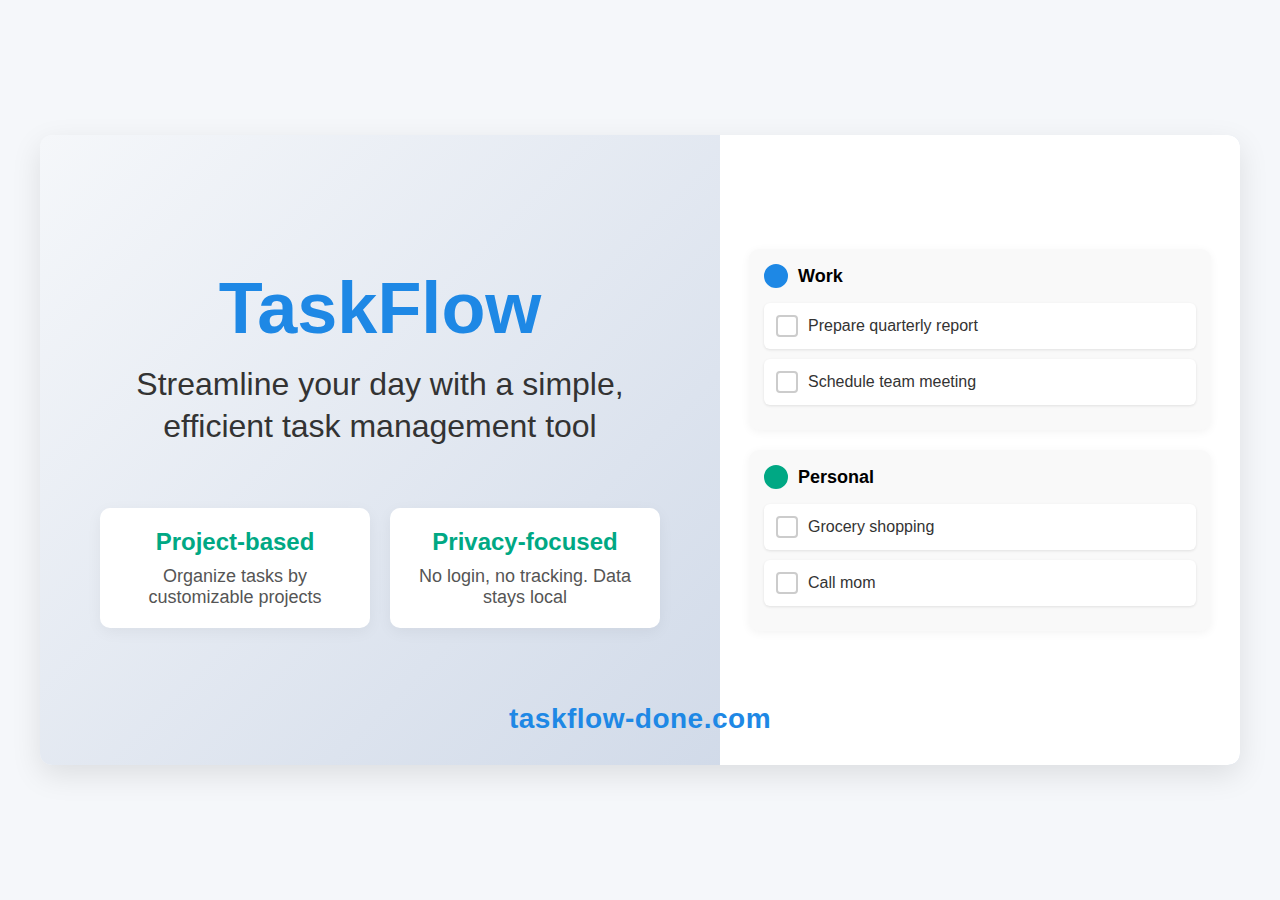
<file: social-preview.html>
<!DOCTYPE html>
<html>
<head>
    <meta charset="UTF-8">
    <title>TaskFlow Social Preview</title>
    <style>
        body {
            margin: 0;
            padding: 0;
            font-family: -apple-system, BlinkMacSystemFont, "Segoe UI", Roboto, Helvetica, Arial, sans-serif;
            background: #f5f7fa;
            display: flex;
            align-items: center;
            justify-content: center;
            min-height: 100vh;
        }
        .preview-container {
            width: 1200px;
            height: 630px;
            background: linear-gradient(135deg, #f5f7fa 0%, #c3cfe2 100%);
            border-radius: 12px;
            box-shadow: 0 10px 30px rgba(0,0,0,0.1);
            display: flex;
            overflow: hidden;
            position: relative;
        }
        .content {
            flex: 1;
            padding: 60px;
            display: flex;
            flex-direction: column;
            justify-content: center;
            align-items: center;
            text-align: center;
        }
        .logo {
            font-size: 72px;
            font-weight: 700;
            color: #1e88e5;
            margin: 0 0 20px;
            line-height: 1;
            text-align: center;
        }
        .tagline {
            font-size: 32px;
            color: #333;
            margin: 0 0 40px;
            max-width: 600px;
            line-height: 1.3;
            text-align: center;
            align-self: center;
        }
        .features {
            display: flex;
            gap: 20px;
            margin-top: 20px;
            width: 100%;
            max-width: 600px;
            justify-content: center;
        }
        .feature {
            background: white;
            padding: 20px;
            border-radius: 10px;
            box-shadow: 0 4px 15px rgba(0,0,0,0.05);
            flex: 1;
        }
        .feature-title {
            font-size: 24px;
            font-weight: 600;
            margin: 0 0 10px;
            color: #00a884;
        }
        .feature-desc {
            font-size: 18px;
            color: #555;
            margin: 0;
        }
        .url {
            position: absolute;
            bottom: 30px;
            left: 0;
            right: 0;
            text-align: center;
            font-size: 28px;
            color: #1e88e5;
            font-weight: 700;
            letter-spacing: 0.5px;
        }
        .demo {
            flex: 0 0 40%;
            background: #fff;
            padding: 40px 20px;
            display: flex;
            flex-direction: column;
            align-items: center;
            justify-content: center;
        }
        .project {
            width: 90%;
            background: #f9f9f9;
            border-radius: 10px;
            padding: 15px;
            margin-bottom: 20px;
            box-shadow: 0 2px 10px rgba(0,0,0,0.05);
        }
        .project-header {
            display: flex;
            align-items: center;
            margin-bottom: 15px;
        }
        .project-color {
            width: 20px;
            height: 20px;
            border-radius: 50%;
            margin-right: 10px;
        }
        .project-title {
            font-weight: 600;
            font-size: 18px;
        }
        .task {
            background: white;
            border-radius: 6px;
            padding: 12px;
            margin-bottom: 10px;
            box-shadow: 0 1px 3px rgba(0,0,0,0.1);
            display: flex;
            align-items: center;
        }
        .task-checkbox {
            width: 18px;
            height: 18px;
            border: 2px solid #ccc;
            border-radius: 4px;
            margin-right: 10px;
        }
        .task-text {
            font-size: 16px;
            color: #333;
        }
        .work-color { background-color: #1e88e5; border: 2px solid #1e88e5; }
        .personal-color { background-color: #00a884; border: 2px solid #00a884; }
    </style>
</head>
<body>
    <div class="preview-container">
        <div class="content">
            <h1 class="logo">TaskFlow</h1>
            <p class="tagline">Streamline your day with a simple, efficient task management tool</p>
            
            <div class="features">
                <div class="feature">
                    <h3 class="feature-title">Project-based</h3>
                    <p class="feature-desc">Organize tasks by customizable projects</p>
                </div>
                <div class="feature">
                    <h3 class="feature-title">Privacy-focused</h3>
                    <p class="feature-desc">No login, no tracking. Data stays local</p>
                </div>
            </div>
            
            <div class="url">taskflow-done.com</div>
        </div>
        
        <div class="demo">
            <div class="project">
                <div class="project-header">
                    <div class="project-color work-color"></div>
                    <div class="project-title">Work</div>
                </div>
                <div class="task">
                    <div class="task-checkbox"></div>
                    <div class="task-text">Prepare quarterly report</div>
                </div>
                <div class="task">
                    <div class="task-checkbox"></div>
                    <div class="task-text">Schedule team meeting</div>
                </div>
            </div>
            
            <div class="project">
                <div class="project-header">
                    <div class="project-color personal-color"></div>
                    <div class="project-title">Personal</div>
                </div>
                <div class="task">
                    <div class="task-checkbox"></div>
                    <div class="task-text">Grocery shopping</div>
                </div>
                <div class="task">
                    <div class="task-checkbox"></div>
                    <div class="task-text">Call mom</div>
                </div>
            </div>
        </div>
    </div>
</body>
</html>
</file>
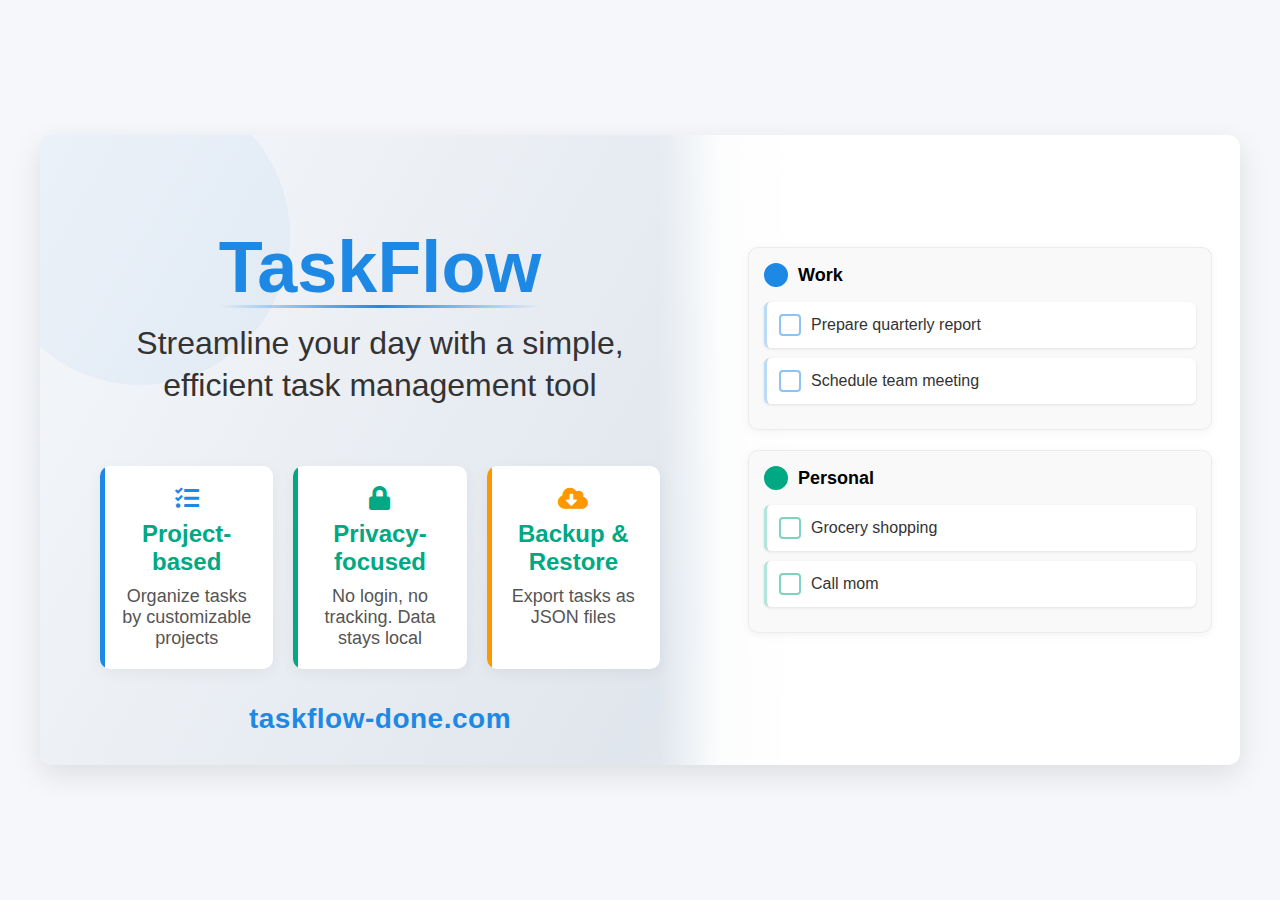
<file: images/social-share.html>
<!DOCTYPE html>
<html>
<head>
    <meta charset="UTF-8">
    <title>TaskFlow Social Preview</title>
    <link rel="stylesheet" href="https://cdnjs.cloudflare.com/ajax/libs/font-awesome/5.15.4/css/all.min.css">
    <style>
        body {
            margin: 0;
            padding: 0;
            font-family: -apple-system, BlinkMacSystemFont, "Segoe UI", Roboto, Helvetica, Arial, sans-serif;
            background: #f5f7fa;
            display: flex;
            align-items: center;
            justify-content: center;
            min-height: 100vh;
        }
        .preview-container {
            width: 1200px;
            height: 630px;
            background: linear-gradient(120deg, #f5f7fa 0%, #e0e6ed 60%, #f0f2f5 100%);
            border-radius: 12px;
            box-shadow: 0 10px 30px rgba(0,0,0,0.1);
            display: flex;
            overflow: hidden;
            position: relative;
        }
        /* Add subtle background elements */
        .preview-container::before {
            content: '';
            position: absolute;
            top: -50px;
            left: -50px;
            width: 300px;
            height: 300px;
            border-radius: 50%;
            background: rgba(30, 136, 229, 0.05);
            z-index: 0;
        }
        .preview-container::after {
            content: '';
            position: absolute;
            bottom: -70px;
            right: -70px;
            width: 350px;
            height: 350px;
            border-radius: 50%;
            background: rgba(0, 168, 132, 0.05);
            z-index: 0;
        }
        .content {
            flex: 1;
            padding: 60px;
            display: flex;
            flex-direction: column;
            justify-content: center;
            align-items: center;
            text-align: center;
            position: relative;
            z-index: 1;
        }
        .logo {
            font-size: 72px;
            font-weight: 700;
            color: #1e88e5;
            margin: 0 0 20px;
            line-height: 1;
            text-align: center;
            position: relative;
            display: inline-block;
        }
        .logo::after {
            content: '';
            position: absolute;
            bottom: -5px;
            left: 0;
            width: 100%;
            height: 3px;
            background: linear-gradient(90deg, transparent, #1e88e5, transparent);
            border-radius: 3px;
        }
        .tagline {
            font-size: 32px;
            color: #333;
            margin: 0 0 40px;
            max-width: 600px;
            line-height: 1.3;
            text-align: center;
            align-self: center;
        }
        .features {
            display: flex;
            gap: 20px;
            margin-top: 20px;
            width: 100%;
            max-width: 600px;
            justify-content: center;
        }
        .feature {
            background: white;
            padding: 20px;
            border-radius: 10px;
            box-shadow: 0 4px 15px rgba(0,0,0,0.05);
            flex: 1;
            position: relative;
            overflow: hidden;
            transition: transform 0.3s ease;
        }
        .feature::before {
            content: '';
            position: absolute;
            top: 0;
            left: 0;
            width: 5px;
            height: 100%;
            background: #1e88e5;
        }
        .feature:nth-child(2)::before {
            background: #00a884;
        }
        .feature:nth-child(3)::before {
            background: #ff9800;
        }
        .feature-icon {
            font-size: 24px;
            margin-bottom: 10px;
            color: #1e88e5;
        }
        .feature:nth-child(2) .feature-icon {
            color: #00a884;
        }
        .feature:nth-child(3) .feature-icon {
            color: #ff9800;
        }
        .feature-title {
            font-size: 24px;
            font-weight: 600;
            margin: 0 0 10px;
            color: #00a884;
        }
        .feature-desc {
            font-size: 18px;
            color: #555;
            margin: 0;
        }
        .url {
            position: absolute;
            bottom: 30px;
            left: 0;
            right: 0;
            text-align: center;
            font-size: 28px;
            color: #1e88e5;
            font-weight: 700;
            letter-spacing: 0.5px;
        }
        .demo {
            flex: 0 0 40%;
            background: linear-gradient(90deg, rgba(255, 255, 255, 0.9) 0%, #ffffff 15%);
            padding: 40px 20px;
            display: flex;
            flex-direction: column;
            align-items: center;
            justify-content: center;
            position: relative;
            z-index: 1;
        }
        
        /* Gradient divider */
        .content::after {
            content: '';
            position: absolute;
            top: 0;
            right: 0;
            width: 60px;
            height: 100%;
            background: linear-gradient(90deg, rgba(245, 247, 250, 0) 0%, rgba(255, 255, 255, 0.9) 100%);
            z-index: 2;
        }
        
        .demo::before {
            content: '';
            position: absolute;
            top: 0;
            left: 0;
            width: 100%;
            height: 100%;
            background: url('data:image/svg+xml;utf8,<svg xmlns="http://www.w3.org/2000/svg" width="20" height="20" viewBox="0 0 20 20"><rect width="1" height="1" fill="rgba(0,0,0,0.02)"/></svg>');
            background-size: 20px 20px;
            opacity: 0.5;
            z-index: -1;
        }
        .project {
            width: 90%;
            background: #f9f9f9;
            border-radius: 10px;
            padding: 15px;
            margin-bottom: 20px;
            box-shadow: 0 2px 10px rgba(0,0,0,0.05);
            border: 1px solid rgba(0,0,0,0.05);
            transition: transform 0.3s ease;
        }
        .task {
            background: white;
            border-radius: 6px;
            padding: 12px;
            margin-bottom: 10px;
            box-shadow: 0 1px 3px rgba(0,0,0,0.1);
            display: flex;
            align-items: center;
            border-left: 3px solid transparent;
            transition: all 0.2s ease;
        }
        .work-project .task {
            border-left-color: rgba(30, 136, 229, 0.3);
        }
        .personal-project .task {
            border-left-color: rgba(0, 168, 132, 0.3);
        }
        .task-checkbox {
            width: 18px;
            height: 18px;
            border: 2px solid #ccc;
            border-radius: 4px;
            margin-right: 10px;
            position: relative;
            transition: all 0.2s ease;
        }
        .work-project .task-checkbox {
            border-color: rgba(30, 136, 229, 0.5);
        }
        .personal-project .task-checkbox {
            border-color: rgba(0, 168, 132, 0.5);
        }
        .project-header {
            display: flex;
            align-items: center;
            margin-bottom: 15px;
        }
        .project-color {
            width: 20px;
            height: 20px;
            border-radius: 50%;
            margin-right: 10px;
        }
        .project-title {
            font-weight: 600;
            font-size: 18px;
        }
        .task-text {
            font-size: 16px;
            color: #333;
        }
        .work-color { background-color: #1e88e5; border: 2px solid #1e88e5; }
        .personal-color { background-color: #00a884; border: 2px solid #00a884; }
    </style>
</head>
<body>
    <div class="preview-container">
        <div class="content">
            <h1 class="logo">TaskFlow</h1>
            <p class="tagline">Streamline your day with a simple, efficient task management tool</p>
            
            <div class="features">
                <div class="feature">
                    <i class="feature-icon fas fa-tasks"></i>
                    <h3 class="feature-title">Project-based</h3>
                    <p class="feature-desc">Organize tasks by customizable projects</p>
                </div>
                <div class="feature">
                    <i class="feature-icon fas fa-lock"></i>
                    <h3 class="feature-title">Privacy-focused</h3>
                    <p class="feature-desc">No login, no tracking. Data stays local</p>
                </div>
                <div class="feature">
                    <i class="feature-icon fas fa-cloud-download-alt"></i>
                    <h3 class="feature-title">Backup & Restore</h3>
                    <p class="feature-desc">Export tasks as JSON files</p>
                </div>
            </div>
            
            <div class="url">taskflow-done.com</div>
        </div>
        
        <div class="demo">
            <div class="project work-project">
                <div class="project-header">
                    <div class="project-color work-color"></div>
                    <div class="project-title">Work</div>
                </div>
                <div class="task">
                    <div class="task-checkbox"></div>
                    <div class="task-text">Prepare quarterly report</div>
                </div>
                <div class="task">
                    <div class="task-checkbox"></div>
                    <div class="task-text">Schedule team meeting</div>
                </div>
            </div>
            
            <div class="project personal-project">
                <div class="project-header">
                    <div class="project-color personal-color"></div>
                    <div class="project-title">Personal</div>
                </div>
                <div class="task">
                    <div class="task-checkbox"></div>
                    <div class="task-text">Grocery shopping</div>
                </div>
                <div class="task">
                    <div class="task-checkbox"></div>
                    <div class="task-text">Call mom</div>
                </div>
            </div>
        </div>
    </div>
</body>
</html>
</file>
